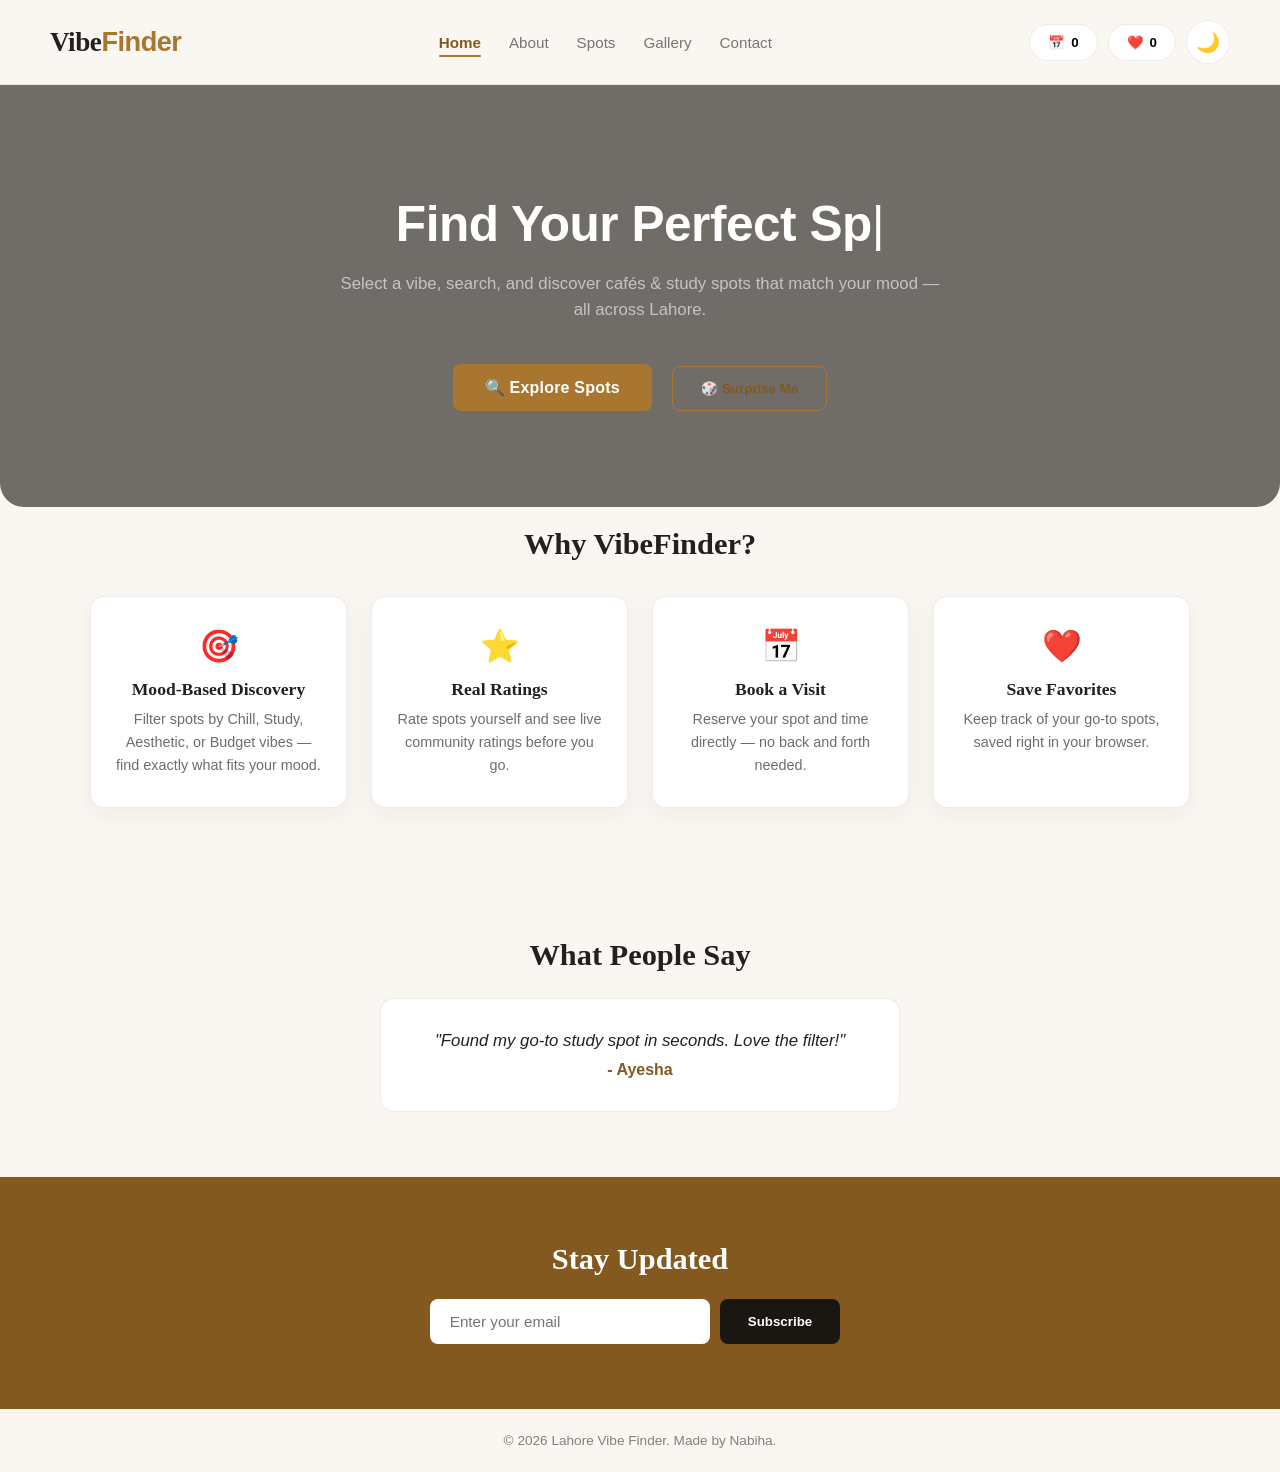
<file: index.html>
<!DOCTYPE html>
<html lang="en">
<head>
  <meta charset="UTF-8">
  <meta name="viewport" content="width=device-width, initial-scale=1.0">
  <title>Lahore Vibe Finder | Home</title>
  <link rel="stylesheet" href="style.css">
</head>
<body>

  <header class="navbar">
    <h1 class="logo">Vibe<span>Finder</span></h1>
    <button class="hamburger" id="hamburgerBtn">☰</button>
    <nav class="nav-links" id="navLinks">
      <a href="index.html" class="active">Home</a>
      <a href="about.html">About</a>
      <a href="spots.html">Spots</a>
      <a href="gallery.html">Gallery</a>
      <a href="contact.html">Contact</a>
    </nav>
    <div class="navbar-right">
      <button id="bookingsBtn" class="fav-count-btn">📅 <span id="bookingCount">0</span></button>
      <button id="favCountBtn" class="fav-count-btn">❤️ <span id="favCount">0</span></button>
      <button id="themeToggle" class="theme-btn">🌙</button>
    </div>
  </header>

  <main>
    <section class="hero">
      <h2><span id="typewriterHeading"></span><span class="cursor">|</span></h2>
      <p>Select a vibe, search, and discover cafés & study spots that match your mood — all across Lahore.</p>
      <a href="spots.html" class="cta-btn">🔍 Explore Spots</a>
      <button id="surpriseBtn" class="surprise-btn">🎲 Surprise Me</button>
    </section>

    <section class="highlights">
      <h2>Why VibeFinder?</h2>
      <div class="highlight-grid">
        <article class="highlight-card">
          <span class="highlight-icon">🎯</span>
          <h3>Mood-Based Discovery</h3>
          <p>Filter spots by Chill, Study, Aesthetic, or Budget vibes — find exactly what fits your mood.</p>
        </article>
        <article class="highlight-card">
          <span class="highlight-icon">⭐</span>
          <h3>Real Ratings</h3>
          <p>Rate spots yourself and see live community ratings before you go.</p>
        </article>
        <article class="highlight-card">
          <span class="highlight-icon">📅</span>
          <h3>Book a Visit</h3>
          <p>Reserve your spot and time directly — no back and forth needed.</p>
        </article>
        <article class="highlight-card">
          <span class="highlight-icon">❤️</span>
          <h3>Save Favorites</h3>
          <p>Keep track of your go-to spots, saved right in your browser.</p>
        </article>
      </div>
    </section>

    <section class="testimonials">
      <h2>What People Say</h2>
      <div class="testimonial-slider" id="testimonialSlider"></div>
    </section>

    <section class="newsletter">
      <h2>Stay Updated</h2>
      <form id="newsletterForm">
        <input type="email" id="emailInput" placeholder="Enter your email">
        <button type="submit">Subscribe</button>
        <p class="form-msg" id="formMsg"></p>
      </form>
    </section>
  </main>

  <!-- Favorites Modal -->
  <div class="modal-overlay" id="favModalOverlay">
    <div class="modal">
      <button class="modal-close" id="favModalClose">&times;</button>
      <h2 style="margin-bottom:16px;">Your Favorites</h2>
      <div id="favModalContent"></div>
    </div>
  </div>

  <!-- Bookings Modal -->
  <div class="modal-overlay" id="bookingsModalOverlay">
    <div class="modal">
      <button class="modal-close" id="bookingsModalClose">&times;</button>
      <h2 style="margin-bottom:16px;">Your Bookings</h2>
      <div id="bookingsModalContent"></div>
    </div>
  </div>

  <div id="toast" class="toast"></div>

  <footer>
    <p>&copy; 2026 Lahore Vibe Finder. Made by Nabiha.</p>
  </footer>

  <script src="script.js"></script>
</body>
</html>
</file>
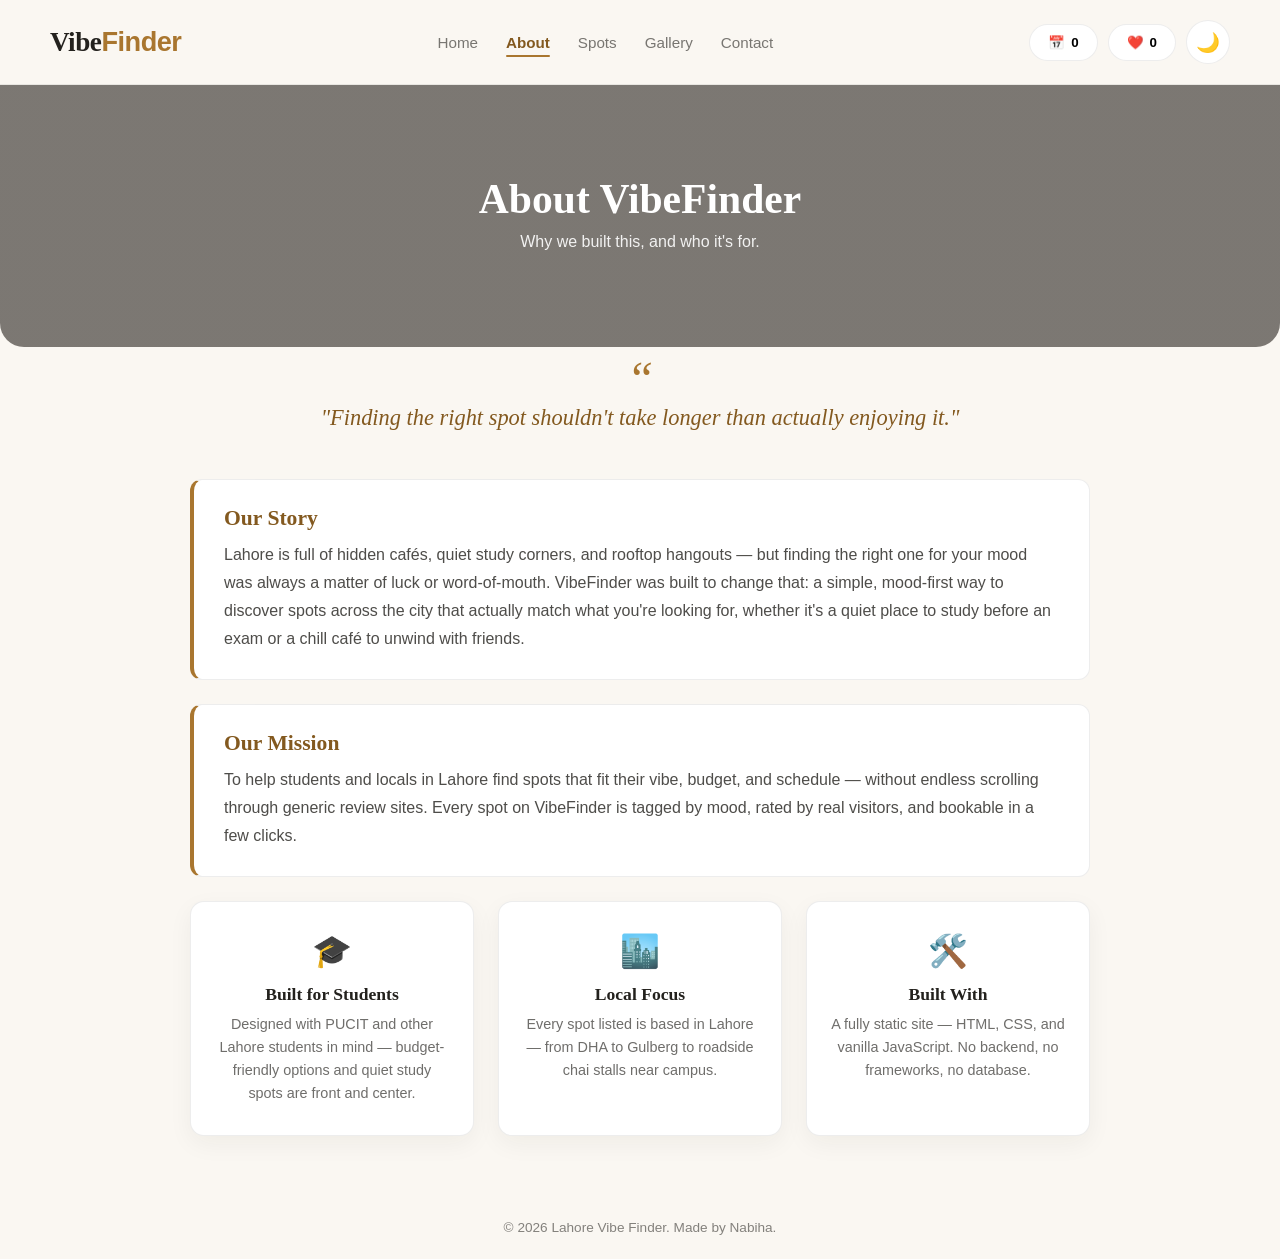
<file: about.html>
<!DOCTYPE html>
<html lang="en">
<head>
  <meta charset="UTF-8">
  <meta name="viewport" content="width=device-width, initial-scale=1.0">
  <title>Lahore Vibe Finder | About</title>
  <link rel="stylesheet" href="style.css">
</head>
<body>

  <header class="navbar">
    <h1 class="logo">Vibe<span>Finder</span></h1>
    <button class="hamburger" id="hamburgerBtn">☰</button>
    <nav class="nav-links" id="navLinks">
      <a href="index.html">Home</a>
      <a href="about.html" class="active">About</a>
      <a href="spots.html">Spots</a>
      <a href="gallery.html">Gallery</a>
      <a href="contact.html">Contact</a>
    </nav>
    <div class="navbar-right">
      <button id="bookingsBtn" class="fav-count-btn">📅 <span id="bookingCount">0</span></button>
      <button id="favCountBtn" class="fav-count-btn">❤️ <span id="favCount">0</span></button>
      <button id="themeToggle" class="theme-btn">🌙</button>
    </div>
  </header>

  <main>
    <section class="page-header about-header">
      <h2>About VibeFinder</h2>
      <p>Why we built this, and who it's for.</p>
    </section>

    <section class="about-content">
      <blockquote class="pull-quote">
        "Finding the right spot shouldn't take longer than actually enjoying it."
      </blockquote>

      <article class="about-block">
        <h3>Our Story</h3>
        <p>Lahore is full of hidden cafés, quiet study corners, and rooftop hangouts — but finding the right one for your mood was always a matter of luck or word-of-mouth. VibeFinder was built to change that: a simple, mood-first way to discover spots across the city that actually match what you're looking for, whether it's a quiet place to study before an exam or a chill café to unwind with friends.</p>
      </article>

      <article class="about-block">
        <h3>Our Mission</h3>
        <p>To help students and locals in Lahore find spots that fit their vibe, budget, and schedule — without endless scrolling through generic review sites. Every spot on VibeFinder is tagged by mood, rated by real visitors, and bookable in a few clicks.</p>
      </article>

      <div class="about-grid">
        <article class="highlight-card">
          <span class="highlight-icon">🎓</span>
          <h3>Built for Students</h3>
          <p>Designed with PUCIT and other Lahore students in mind — budget-friendly options and quiet study spots are front and center.</p>
        </article>
        <article class="highlight-card">
          <span class="highlight-icon">🏙️</span>
          <h3>Local Focus</h3>
          <p>Every spot listed is based in Lahore — from DHA to Gulberg to roadside chai stalls near campus.</p>
        </article>
        <article class="highlight-card">
          <span class="highlight-icon">🛠️</span>
          <h3>Built With</h3>
          <p>A fully static site — HTML, CSS, and vanilla JavaScript. No backend, no frameworks, no database.</p>
        </article>
      </div>
    </section>
  </main>

  <!-- Favorites Modal -->
  <div class="modal-overlay" id="favModalOverlay">
    <div class="modal">
      <button class="modal-close" id="favModalClose">&times;</button>
      <h2 style="margin-bottom:16px;">Your Favorites</h2>
      <div id="favModalContent"></div>
    </div>
  </div>

  <!-- Bookings Modal -->
  <div class="modal-overlay" id="bookingsModalOverlay">
    <div class="modal">
      <button class="modal-close" id="bookingsModalClose">&times;</button>
      <h2 style="margin-bottom:16px;">Your Bookings</h2>
      <div id="bookingsModalContent"></div>
    </div>
  </div>

  <div id="toast" class="toast"></div>

  <footer>
    <p>&copy; 2026 Lahore Vibe Finder. Made by Nabiha.</p>
  </footer>

  <script src="script.js"></script>
</body>
</html>
</file>
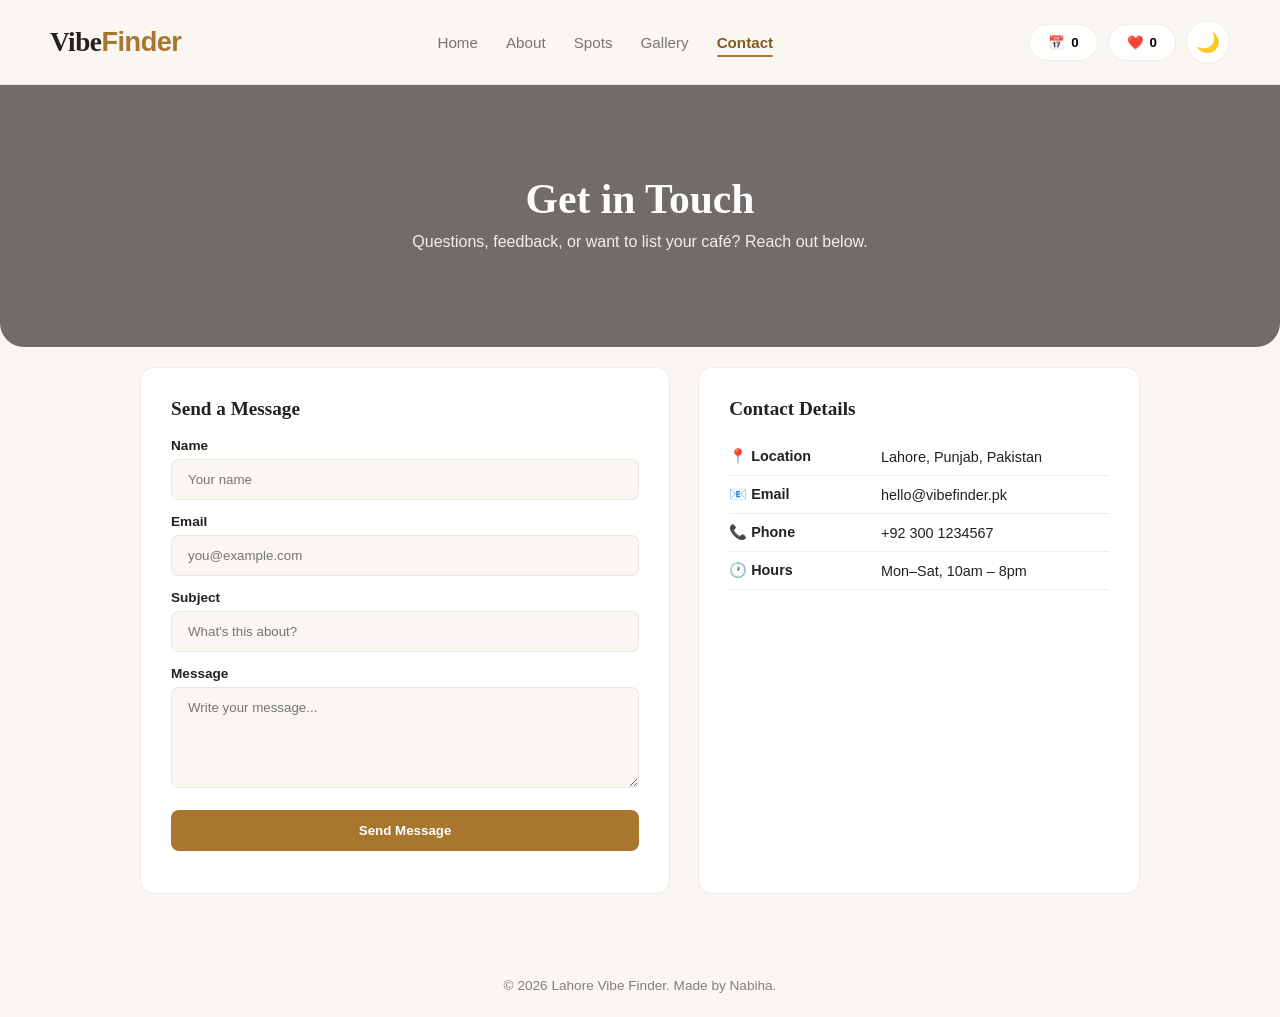
<file: contact.html>
<!DOCTYPE html>
<html lang="en">
<head>
  <meta charset="UTF-8">
  <meta name="viewport" content="width=device-width, initial-scale=1.0">
  <title>Lahore Vibe Finder | Contact</title>
  <link rel="stylesheet" href="style.css">
</head>
<body>

  <header class="navbar">
    <h1 class="logo">Vibe<span>Finder</span></h1>
    <button class="hamburger" id="hamburgerBtn">☰</button>
    <nav class="nav-links" id="navLinks">
      <a href="index.html">Home</a>
      <a href="about.html">About</a>
      <a href="spots.html">Spots</a>
      <a href="gallery.html">Gallery</a>
      <a href="contact.html" class="active">Contact</a>
    </nav>
    <div class="navbar-right">
      <button id="bookingsBtn" class="fav-count-btn">📅 <span id="bookingCount">0</span></button>
      <button id="favCountBtn" class="fav-count-btn">❤️ <span id="favCount">0</span></button>
      <button id="themeToggle" class="theme-btn">🌙</button>
    </div>
  </header>

  <main>
      <section class="page-header contact-header">
      <h2>Get in Touch</h2>
      <p>Questions, feedback, or want to list your café? Reach out below.</p>
    </section>

    <section class="contact-wrapper">
      <article class="contact-form-box">
        <h3>Send a Message</h3>
        <form id="contactForm">
          <label for="contactName">Name</label>
          <input type="text" id="contactName" placeholder="Your name" required>

          <label for="contactEmail">Email</label>
          <input type="email" id="contactEmail" placeholder="you@example.com" required>

          <label for="contactSubject">Subject</label>
          <input type="text" id="contactSubject" placeholder="What's this about?" required>

          <label for="contactMessage">Message</label>
          <textarea id="contactMessage" rows="5" placeholder="Write your message..." required></textarea>

          <button type="submit">Send Message</button>
          <p class="form-msg" id="contactFormMsg"></p>
        </form>
      </article>

      <aside class="contact-info-box">
        <h3>Contact Details</h3>
        <table class="contact-table">
          <tr><td>📍 Location</td><td>Lahore, Punjab, Pakistan</td></tr>
          <tr><td>📧 Email</td><td>hello@vibefinder.pk</td></tr>
          <tr><td>📞 Phone</td><td>+92 300 1234567</td></tr>
          <tr><td>🕐 Hours</td><td>Mon–Sat, 10am – 8pm</td></tr>
        </table>

        <div class="map-embed">
          <iframe
            src="https://www.google.com/maps/embed?pb=!1m18!1m12!1m3!1d13607.978!2d74.3436!3d31.5204!2m3!1f0!2f0!3f0!3m2!1i1024!2i768!4f13.1!3m3!1m2!1s0x0%3A0x0!2zMzHCsDMxJzEzLjQiTiA3NMKwMjAnMzcuMCJF!5e0!3m2!1sen!2s"
            width="100%" height="220" style="border:0; border-radius:16px;" allowfullscreen="" loading="lazy">
          </iframe>
        </div>
      </aside>
    </section>
  </main>

  <!-- Favorites Modal -->
  <div class="modal-overlay" id="favModalOverlay">
    <div class="modal">
      <button class="modal-close" id="favModalClose">&times;</button>
      <h2 style="margin-bottom:16px;">Your Favorites</h2>
      <div id="favModalContent"></div>
    </div>
  </div>

  <!-- Bookings Modal -->
  <div class="modal-overlay" id="bookingsModalOverlay">
    <div class="modal">
      <button class="modal-close" id="bookingsModalClose">&times;</button>
      <h2 style="margin-bottom:16px;">Your Bookings</h2>
      <div id="bookingsModalContent"></div>
    </div>
  </div>

  <div id="toast" class="toast"></div>

  <footer>
    <p>&copy; 2026 Lahore Vibe Finder. Made by Nabiha.</p>
  </footer>

  <script src="script.js"></script>
</body>
</html>
</file>
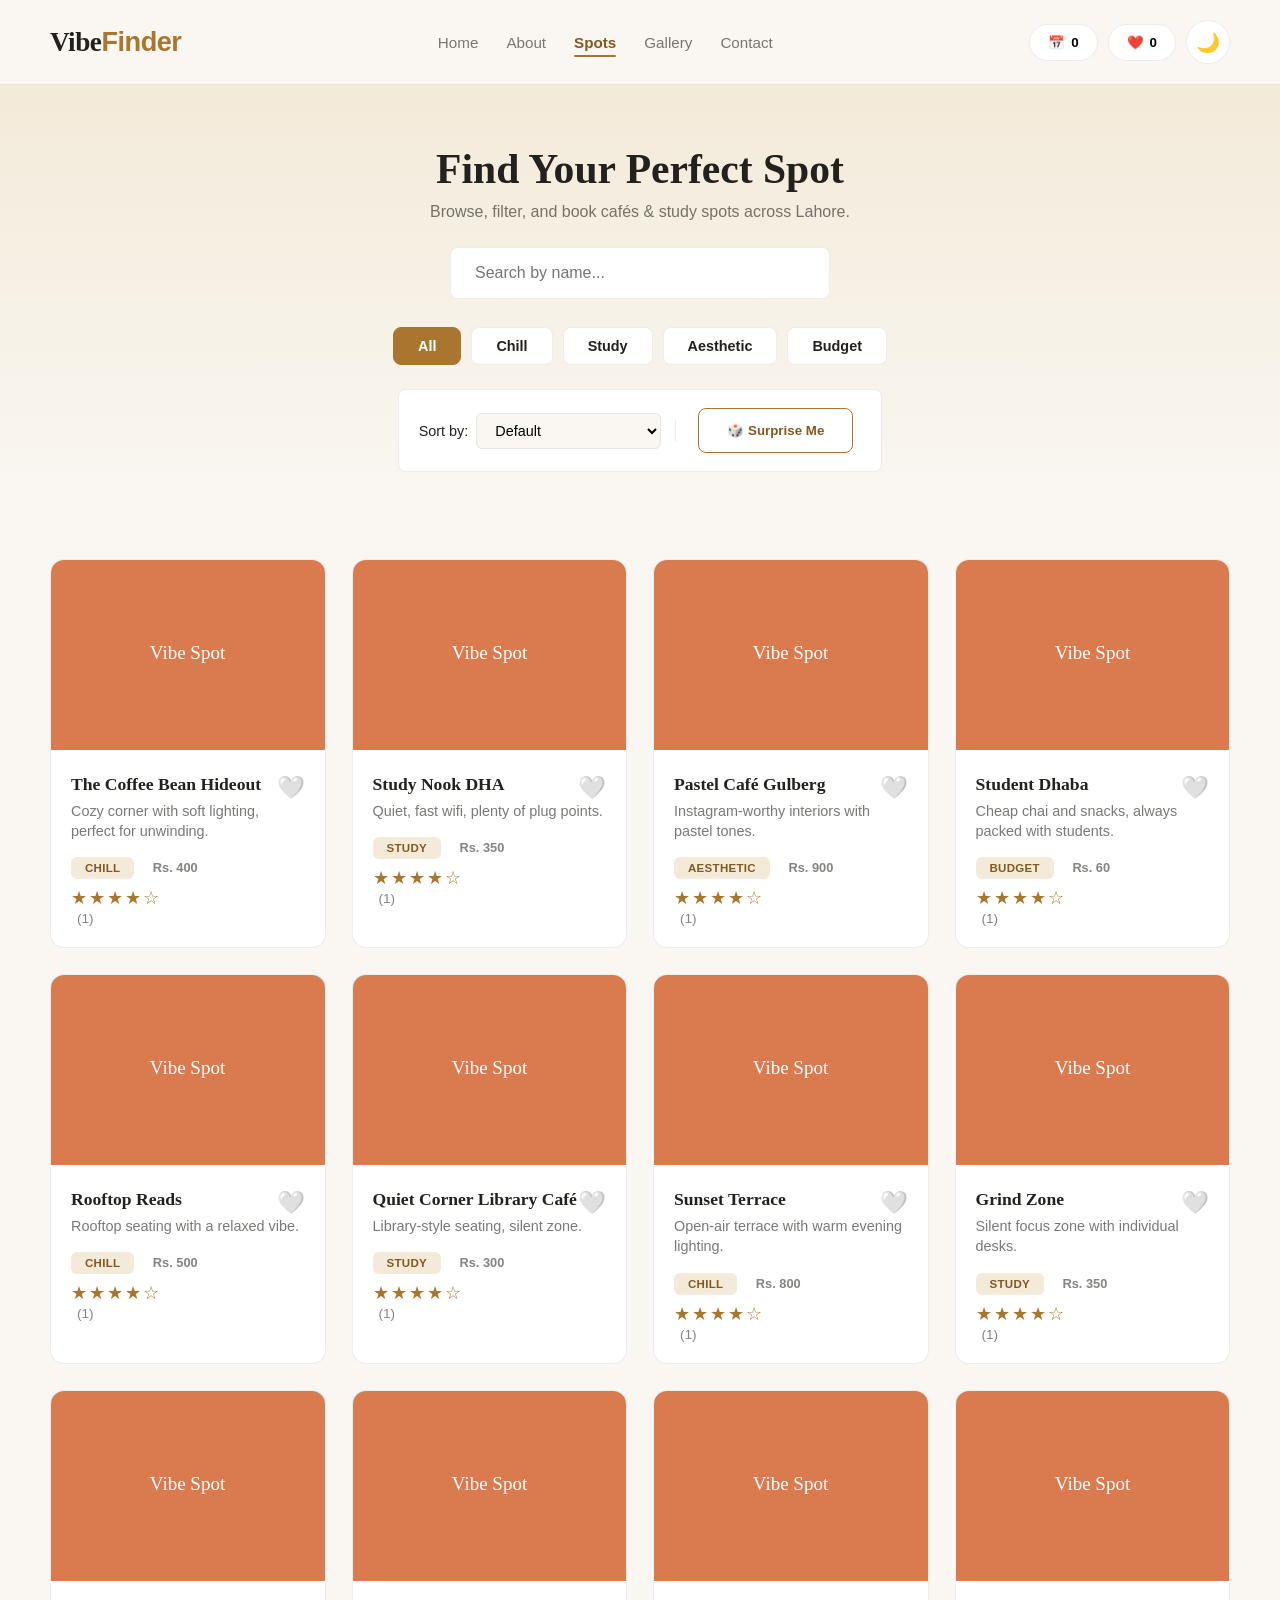
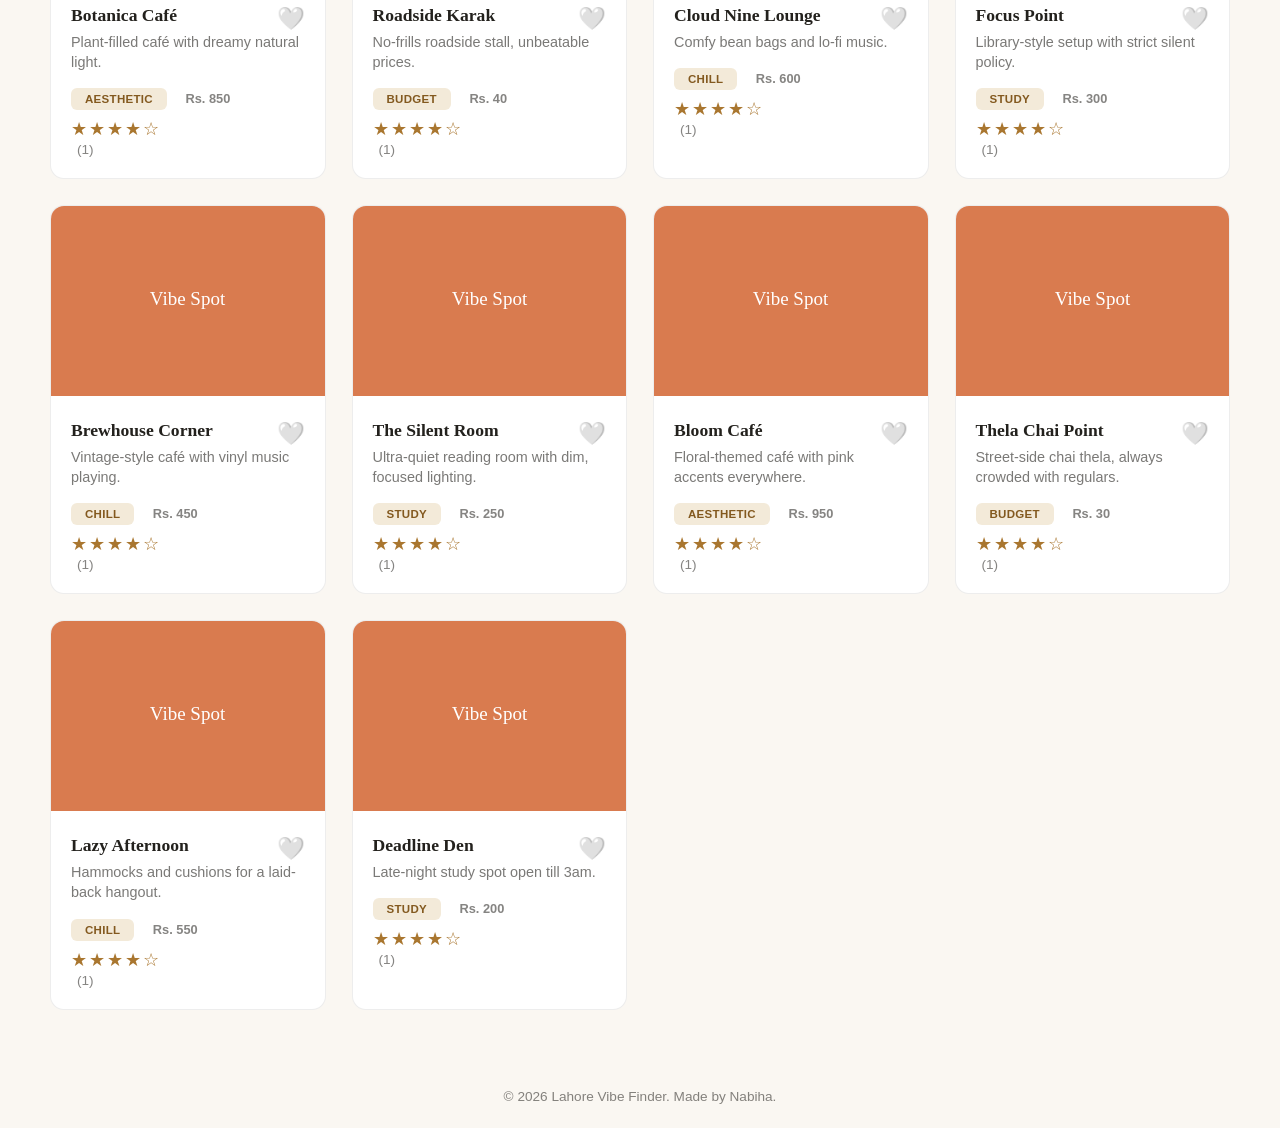
<file: spots.html>
<!DOCTYPE html>
<html lang="en">
<head>
  <meta charset="UTF-8">
  <meta name="viewport" content="width=device-width, initial-scale=1.0">
  <title>Lahore Vibe Finder | Spots</title>
  <link rel="stylesheet" href="style.css">
</head>
<body>

  <header class="navbar">
    <h1 class="logo">Vibe<span>Finder</span></h1>
    <button class="hamburger" id="hamburgerBtn">☰</button>
    <nav class="nav-links" id="navLinks">
      <a href="index.html">Home</a>
      <a href="about.html">About</a>
      <a href="spots.html" class="active">Spots</a>
      <a href="gallery.html">Gallery</a>
      <a href="contact.html">Contact</a>
    </nav>
    <div class="navbar-right">
      <button id="bookingsBtn" class="fav-count-btn">📅 <span id="bookingCount">0</span></button>
      <button id="favCountBtn" class="fav-count-btn">❤️ <span id="favCount">0</span></button>
      <button id="themeToggle" class="theme-btn">🌙</button>
    </div>
  </header>

  <main>
    <section class="page-header">
      <h2>Find Your Perfect Spot</h2>
      <p>Browse, filter, and book cafés & study spots across Lahore.</p>

      <div class="search-bar">
        <input type="text" id="searchInput" placeholder="Search by name...">
      </div>

      <div class="mood-filters" id="moodFilters">
        <button class="mood-btn active" data-mood="all">All</button>
        <button class="mood-btn" data-mood="chill">Chill</button>
        <button class="mood-btn" data-mood="study">Study</button>
        <button class="mood-btn" data-mood="aesthetic">Aesthetic</button>
        <button class="mood-btn" data-mood="budget">Budget</button>
      </div>

      <div class="controls-row">
        <div class="sort-row">
          <label for="sortSelect">Sort by:</label>
          <select id="sortSelect">
            <option value="default">Default</option>
            <option value="name">Name (A-Z)</option>
            <option value="rating">Rating (High to Low)</option>
            <option value="popular">Popular (Most Votes)</option>
          </select>
        </div>
        <div class="controls-divider"></div>
        <button id="surpriseBtn" class="surprise-btn">🎲 Surprise Me</button>
      </div>
    </section>

    <section class="spots-grid" id="spotsGrid"></section>
  </main>

  <!-- Spot Details Modal -->
  <div class="modal-overlay" id="modalOverlay">
    <div class="modal">
      <button class="modal-close" id="modalClose">&times;</button>
      <div id="modalContent"></div>
    </div>
  </div>

  <!-- Favorites Modal -->
  <div class="modal-overlay" id="favModalOverlay">
    <div class="modal">
      <button class="modal-close" id="favModalClose">&times;</button>
      <h2 style="margin-bottom:16px;">Your Favorites</h2>
      <div id="favModalContent"></div>
    </div>
  </div>

  <!-- Bookings Modal -->
  <div class="modal-overlay" id="bookingsModalOverlay">
    <div class="modal">
      <button class="modal-close" id="bookingsModalClose">&times;</button>
      <h2 style="margin-bottom:16px;">Your Bookings</h2>
      <div id="bookingsModalContent"></div>
    </div>
  </div>

  <div id="toast" class="toast"></div>

  <footer>
    <p>&copy; 2026 Lahore Vibe Finder. Made by Nabiha.</p>
  </footer>

  <script src="script.js"></script>
</body>
</html>
</file>
<file: style.css>
* {
  margin: 0;
  padding: 0;
  box-sizing: border-box;
}

@import url('https://fonts.googleapis.com/css2?family=Fraunces:wght@600;700;900&family=Inter:wght@400;500;600;700&display=swap');

* {
  font-family: 'Inter', sans-serif;
}
h1, h2, h3, .logo {
  font-family: 'Fraunces', serif;
}

:root {
  --bg: #faf7f2;
  --text: #23211d;
  --card-bg: #ffffff;
  --accent: #a9762f;
  --accent-dark: #83591f;
  --accent-light: #f3ead9;
  --border: rgba(35,33,29,0.08);
}

body.dark {
  --bg: #14151a;
  --text: #edeae3;
  --card-bg: #1e2027;
  --accent-light: #2a2620;
  --border: rgba(255,255,255,0.08);
}

body {
  background: var(--bg);
  color: var(--text);
  transition: background 0.3s, color 0.3s;
}

/* ---------- Navbar ---------- */
.navbar {
  display: flex;
  justify-content: space-between;
  align-items: center;
  padding: 20px 50px;
  flex-wrap: wrap;
  gap: 14px;
  position: sticky;
  top: 0;
  background: var(--bg);
  z-index: 50;
  border-bottom: 1px solid var(--border);
}
.logo {
  font-size: 1.7rem;
  font-weight: 700;
  letter-spacing: -0.5px;
}
.logo span { color: var(--accent); }

.hamburger {
  display: none;
  background: var(--card-bg);
  border: 1px solid var(--border);
  border-radius: 10px;
  width: 42px;
  height: 42px;
  font-size: 1.3rem;
  cursor: pointer;
}

.nav-links {
  display: flex;
  gap: 28px;
  align-items: center;
}
.nav-links a {
  text-decoration: none;
  color: var(--text);
  font-weight: 500;
  font-size: 0.95rem;
  opacity: 0.6;
  transition: 0.2s;
  position: relative;
}
.nav-links a:hover { opacity: 1; }
.nav-links a.active {
  opacity: 1;
  color: var(--accent-dark);
  font-weight: 600;
}
.nav-links a.active::after {
  content: "";
  position: absolute;
  bottom: -6px;
  left: 0;
  width: 100%;
  height: 2px;
  background: var(--accent);
  border-radius: 2px;
}

.navbar-right {
  display: flex;
  align-items: center;
  gap: 10px;
}
.fav-count-btn {
  background: var(--card-bg);
  border: 1px solid var(--border);
  border-radius: 30px;
  padding: 10px 18px;
  font-weight: 600;
  cursor: pointer;
  transition: transform 0.2s;
  display: flex;
  align-items: center;
  gap: 6px;
}
.fav-count-btn:hover { transform: scale(1.05); }

.theme-btn {
  background: var(--card-bg);
  border: 1px solid var(--border);
  border-radius: 50%;
  width: 44px;
  height: 44px;
  cursor: pointer;
  font-size: 1.2rem;
  transition: transform 0.2s;
}
.theme-btn:hover { transform: scale(1.08); }

/* ---------- Hero (Home) ---------- */
.hero {
  text-align: center;
  padding: 110px 20px 90px;
  background:
    linear-gradient(rgba(20,15,10,0.6), rgba(20,15,10,0.6)),
    url("https://images.unsplash.com/photo-1691067987594-b1b7f84ba55a?q=80&w=1200&auto=format&fit=crop") center/cover no-repeat;
  border-radius: 0 0 24px 24px;
}
.hero h2, .hero p {
  color: #fff;
}
.hero p { opacity: 0.9; }

.hero h2 {
  font-size: clamp(2.1rem, 5vw, 3.1rem);
  font-weight: 700;
  margin-bottom: 16px;
  letter-spacing: -0.5px;
  min-height: 1.2em;
}
.hero p {
  font-size: 1.05rem;
  opacity: 0.6;
  margin-bottom: 34px;
  max-width: 600px;
  margin-left: auto;
  margin-right: auto;
  line-height: 1.6;
}
.cursor {
  display: inline-block;
  animation: blink 0.8s step-end infinite;
  color: #fff;
  font-weight: 400;
}
@keyframes blink { 50% { opacity: 0; } }

.cta-btn {
  display: inline-block;
  background: var(--accent);
  color: #fff;
  text-decoration: none;
  padding: 14px 32px;
  border-radius: 8px;
  font-weight: 600;
  margin: 6px 8px;
  transition: 0.25s;
  letter-spacing: 0.2px;
}
.cta-btn:hover { background: var(--accent-dark); transform: translateY(-2px); }

.surprise-btn {
  display: inline-block;
  padding: 14px 28px;
  border-radius: 8px;
  border: 1.5px solid var(--accent);
  background: transparent;
  color: var(--accent-dark);
  font-weight: 600;
  cursor: pointer;
  transition: 0.25s;
  margin: 6px 8px;
}
.surprise-btn:hover { background: var(--accent); color: #fff; }

/* ---------- Generic Page Header ---------- */
.page-header {
  text-align: center;
  padding: 60px 20px 32px;
  background: linear-gradient(180deg, var(--accent-light) 0%, transparent 100%);
}
.page-header h2 {
  font-size: clamp(1.9rem, 4vw, 2.6rem);
  font-weight: 700;
  margin-bottom: 10px;
}
.page-header p {
  opacity: 0.6;
  margin-bottom: 26px;
}

/* ---------- Highlights (Home) ---------- */
.highlights { padding: 20px 50px 65px; max-width: 1200px; margin: 0 auto; }
.highlights h2 {
  text-align: center;
  font-size: 1.9rem;
  font-weight: 700;
  margin-bottom: 34px;
}
.highlight-grid, .about-grid {
  display: grid;
  grid-template-columns: repeat(auto-fit, minmax(240px, 1fr));
  gap: 24px;
}
.highlight-card {
  background: var(--card-bg);
  padding: 30px 24px;
  border-radius: 14px;
  border: 1px solid var(--border);
  text-align: center;
  transition: transform 0.25s, border-color 0.25s;
}
.highlight-card:hover { transform: translateY(-6px); border-color: var(--accent); }
.highlight-icon { font-size: 2rem; display: block; margin-bottom: 14px; }
.highlight-card h3 { font-size: 1.1rem; margin-bottom: 8px; font-weight: 700; }
.highlight-card p { font-size: 0.9rem; opacity: 0.65; line-height: 1.6; }

/* ---------- About Page ---------- */
.about-content { max-width: 1000px; margin: 0 auto; padding: 20px 50px 60px; }
.about-block { margin-bottom: 34px; }
.about-block h3 { font-size: 1.35rem; margin-bottom: 10px; color: var(--accent-dark); font-weight: 700; }
.about-block p { line-height: 1.75; opacity: 0.8; }
.about-grid { margin-top: 20px; }

/* ---------- Search / Filters / Sort ---------- */
.search-bar input {
  width: 380px;
  max-width: 85%;
  padding: 16px 24px;
  border-radius: 8px;
  border: 1px solid var(--border);
  outline: none;
  font-size: 1rem;
  margin-bottom: 28px;
  background: var(--card-bg);
}
.search-bar input:focus { border-color: var(--accent); }

.mood-filters {
  display: flex;
  justify-content: center;
  gap: 10px;
  flex-wrap: wrap;
  margin-bottom: 24px;
}
.mood-btn {
  padding: 10px 24px;
  border-radius: 8px;
  border: 1px solid var(--border);
  background: var(--card-bg);
  color: var(--text);
  cursor: pointer;
  transition: 0.25s;
  font-weight: 600;
  font-size: 0.9rem;
}
.mood-btn:hover { border-color: var(--accent); }
.mood-btn.active { background: var(--accent); color: #fff; border-color: var(--accent); }

.controls-row {
  display: flex;
  justify-content: center;
  align-items: center;
  gap: 14px;
  flex-wrap: wrap;
  background: var(--card-bg);
  max-width: fit-content;
  margin: 0 auto;
  padding: 12px 20px;
  border-radius: 8px;
  border: 1px solid var(--border);
}
.sort-row { display: flex; align-items: center; gap: 8px; font-size: 0.9rem; font-weight: 500; }
.sort-row select {
  padding: 8px 14px;
  border-radius: 6px;
  border: 1px solid var(--border);
  background: var(--bg);
  cursor: pointer;
  font-family: 'Inter', sans-serif;
  font-weight: 500;
  font-size: 0.9rem;
}
.controls-divider { width: 1px; height: 22px; background: var(--border); }

/* ---------- Spots Grid ---------- */
.spots-grid {
  display: grid;
  grid-template-columns: repeat(auto-fit, minmax(270px, 1fr));
  gap: 26px;
  padding: 55px 50px;
  max-width: 1300px;
  margin: 0 auto;
}
.spot-card {
  background: var(--card-bg);
  border-radius: 14px;
  overflow: hidden;
  border: 1px solid var(--border);
  cursor: pointer;
  transition: transform 0.3s, border-color 0.3s;
  animation: fadeUp 0.5s ease;
}
.spot-card:hover { transform: translateY(-6px); border-color: var(--accent); }
.spot-card img { width: 100%; height: 190px; object-fit: cover; }
.spot-card-body { padding: 20px; }
.spot-card-body h3 { margin-bottom: 6px; font-size: 1.1rem; font-weight: 700; }
.spot-card-body p { font-size: 0.9rem; opacity: 0.6; margin-bottom: 14px; line-height: 1.4; }
.spot-tag {
  display: inline-block;
  background: var(--accent-light);
  color: var(--accent-dark);
  padding: 5px 14px;
  border-radius: 6px;
  font-size: 0.72rem;
  font-weight: 700;
  letter-spacing: 0.3px;
  text-transform: uppercase;
}
.price-tag {
  display: inline-block;
  background: transparent;
  color: var(--text);
  opacity: 0.55;
  padding: 5px 8px;
  font-size: 0.8rem;
  font-weight: 600;
  margin-left: 6px;
}
.fav-btn { float: right; background: none; border: none; font-size: 1.4rem; cursor: pointer; transition: transform 0.2s; }
.fav-btn:hover { transform: scale(1.2); }

@keyframes fadeUp { from { opacity: 0; transform: translateY(20px); } to { opacity: 1; transform: translateY(0); } }

/* ---------- Stars ---------- */
.stars { color: var(--accent); font-size: 1.1rem; letter-spacing: 2px; }
.rating-stars-interactive span { cursor: pointer; transition: transform 0.15s; display: inline-block; }
.rating-stars-interactive span:hover { transform: scale(1.25); }
.rating-text { font-size: 0.85rem; opacity: 0.55; margin-left: 6px; }

/* ---------- Modal ---------- */
.modal-overlay {
  position: fixed;
  inset: 0;
  background: rgba(20,15,10,0.55);
  backdrop-filter: blur(3px);
  display: none;
  align-items: center;
  justify-content: center;
  z-index: 100;
}
.modal-overlay.active { display: flex; }
.modal {
  background: var(--card-bg);
  border-radius: 16px;
  max-width: 460px;
  width: 90%;
  max-height: 85vh;
  overflow-y: auto;
  padding: 30px;
  position: relative;
  animation: fadeUp 0.3s ease;
  border: 1px solid var(--border);
}
.modal-close {
  position: absolute;
  top: 14px;
  right: 18px;
  background: var(--accent-light);
  border: none;
  border-radius: 50%;
  width: 34px;
  height: 34px;
  font-size: 1.3rem;
  cursor: pointer;
}

.fav-mini-card { display: flex; align-items: center; gap: 12px; padding: 10px 0; border-bottom: 1px solid var(--border); }
.fav-mini-card img { width: 60px; height: 60px; object-fit: cover; border-radius: 8px; }

/* ---------- Booking form ---------- */
.booking-form { margin-top: 18px; border-top: 1px solid var(--border); padding-top: 16px; }
.booking-form label { display: block; font-size: 0.85rem; font-weight: 600; margin-bottom: 6px; margin-top: 12px; }
.booking-form input {
  width: 100%; padding: 10px 14px; border-radius: 8px; border: 1px solid var(--border);
  outline: none; font-family: 'Inter', sans-serif; background: var(--bg); color: var(--text);
}
.booking-form button {
  margin-top: 16px; width: 100%; padding: 12px; border-radius: 8px; border: none;
  background: var(--accent); color: #fff; font-weight: 600; cursor: pointer; transition: 0.2s;
}
.booking-form button:hover { background: var(--accent-dark); }

.booking-mini-card { padding: 12px 0; border-bottom: 1px solid var(--border); }
.booking-mini-card strong { display: block; }
.booking-mini-card span { font-size: 0.85rem; opacity: 0.6; }
.cancel-booking-btn { background: none; border: none; color: #b3401f; font-size: 0.8rem; cursor: pointer; margin-top: 6px; }

/* ---------- Gallery Page ---------- */
.gallery-grid {
  display: grid;
  grid-template-columns: repeat(auto-fit, minmax(220px, 1fr));
  gap: 16px;
  padding: 20px 50px 60px;
  max-width: 1300px;
  margin: 0 auto;
}
.gallery-item {
  border-radius: 12px;
  overflow: hidden;
  cursor: pointer;
  border: 1px solid var(--border);
  transition: transform 0.3s;
}
.gallery-item:hover { transform: scale(1.03); }
.gallery-item img { width: 100%; height: 180px; object-fit: cover; display: block; }

.lightbox-box {
  background: var(--card-bg);
  border-radius: 14px;
  padding: 20px;
  max-width: 600px;
  width: 90%;
  position: relative;
  animation: fadeUp 0.3s ease;
}
.lightbox-box img { width: 100%; border-radius: 10px; }
.lightbox-caption { text-align: center; margin-top: 12px; font-weight: 600; }

/* ---------- Contact Page ---------- */
.contact-wrapper {
  display: grid;
  grid-template-columns: 1.2fr 1fr;
  gap: 28px;
  max-width: 1100px;
  margin: 0 auto;
  padding: 20px 50px 60px;
}
.contact-form-box, .contact-info-box {
  background: var(--card-bg);
  border-radius: 14px;
  padding: 30px;
  border: 1px solid var(--border);
}
.contact-form-box h3, .contact-info-box h3 { margin-bottom: 18px; font-size: 1.2rem; font-weight: 700; }
.contact-form-box label { display: block; font-size: 0.85rem; font-weight: 600; margin-bottom: 6px; margin-top: 14px; }
.contact-form-box input, .contact-form-box textarea {
  width: 100%; padding: 12px 16px; border-radius: 8px; border: 1px solid var(--border);
  outline: none; font-family: 'Inter', sans-serif; resize: vertical; background: var(--bg); color: var(--text);
}
.contact-form-box button {
  margin-top: 18px; width: 100%; padding: 13px; border-radius: 8px; border: none;
  background: var(--accent); color: #fff; font-weight: 600; cursor: pointer; transition: 0.2s;
}
.contact-form-box button:hover { background: var(--accent-dark); }

.contact-table { width: 100%; border-collapse: collapse; margin-bottom: 20px; }
.contact-table td { padding: 10px 0; border-bottom: 1px solid var(--border); font-size: 0.9rem; }
.contact-table td:first-child { font-weight: 600; width: 40%; }

.map-embed iframe { display: block; border-radius: 10px; }

/* ---------- Testimonials ---------- */
.testimonials { text-align: center; padding: 65px 20px; }
.testimonials h2 { font-size: 1.9rem; font-weight: 700; margin-bottom: 10px; }
.testimonial-slider {
  max-width: 520px; margin: 25px auto 0; background: var(--card-bg); padding: 32px;
  border-radius: 14px; border: 1px solid var(--border); transition: opacity 0.4s; min-height: 100px;
}
.testimonial-slider p { font-size: 1.05rem; font-style: italic; }
.testimonial-slider h4 { color: var(--accent-dark); font-family: 'Inter', sans-serif; }

/* ---------- Newsletter ---------- */
.newsletter { text-align: center; padding: 65px 20px; background: var(--accent-dark); color: #fff; }
.newsletter h2 { font-size: 1.9rem; font-weight: 700; }
.newsletter form { margin-top: 22px; display: flex; justify-content: center; gap: 10px; flex-wrap: wrap; }
.newsletter input { padding: 14px 20px; border-radius: 8px; border: none; outline: none; width: 280px; font-size: 0.95rem; }
.newsletter button {
  padding: 14px 28px; border-radius: 8px; border: none; background: #1a1712;
  color: #fff; cursor: pointer; font-weight: 600; transition: transform 0.2s;
}
.newsletter button:hover { transform: translateY(-2px); }
.form-msg { margin-top: 12px; font-size: 0.9rem; font-weight: 500; }

/* ---------- Toast ---------- */
.toast {
  position: fixed; bottom: 30px; left: 50%; transform: translateX(-50%) translateY(100px);
  background: #1a1712; color: #fff; padding: 14px 26px; border-radius: 8px;
  font-size: 0.9rem; font-weight: 500; box-shadow: 0 8px 24px rgba(0,0,0,0.3);
  opacity: 0; transition: transform 0.35s, opacity 0.35s; z-index: 200;
}
.toast.show { transform: translateX(-50%) translateY(0); opacity: 1; }

footer { text-align: center; padding: 24px; opacity: 0.55; font-size: 0.85rem; }

/* ---------- Responsive ---------- */
@media (max-width: 768px) {
  .navbar { padding: 16px 20px; }
  .hamburger { display: block; }
  .nav-links {
    display: none;
    flex-direction: column;
    position: absolute;
    top: 70px;
    left: 20px;
    right: 20px;
    background: var(--card-bg);
    border-radius: 12px;
    padding: 16px;
    border: 1px solid var(--border);
    gap: 14px;
  }
  .nav-links.open { display: flex; }
  .spots-grid, .gallery-grid { padding: 30px 20px; }
  .contact-wrapper { grid-template-columns: 1fr; padding: 20px 20px 40px; }
  .highlights, .about-content { padding: 20px 20px 40px; }
}
.about-header {
  background:
    linear-gradient(rgba(20,15,10,0.55), rgba(20,15,10,0.55)),
    url("https://images.unsplash.com/photo-1508424757105-b6d5ad9329d0?q=80&w=1200&auto=format&fit=crop") center/cover no-repeat;
  border-radius: 0 0 24px 24px;
  padding: 90px 20px 70px;
}
.about-header h2, .about-header p { color: #fff; }
.about-header p { opacity: 0.9; }

.pull-quote {
  font-family: 'Fraunces', serif;
  font-size: 1.4rem;
  font-style: italic;
  color: var(--accent-dark);
  text-align: center;
  max-width: 700px;
  margin: 0 auto 44px;
  padding: 0 20px;
  line-height: 1.5;
  border-left: none;
  position: relative;
}
.pull-quote::before {
  content: "“";
  font-size: 3rem;
  color: var(--accent);
  display: block;
  line-height: 0.5;
  margin-bottom: 10px;
}

.about-block {
  background: var(--card-bg);
  border: 1px solid var(--border);
  border-left: 4px solid var(--accent);
  border-radius: 12px;
  padding: 26px 30px;
  margin-bottom: 24px;
}

.highlight-card {
  box-shadow: 0 8px 24px rgba(35,33,29,0.05);
}
.contact-header {
  background:
    linear-gradient(rgba(20,15,10,0.6), rgba(20,15,10,0.6)),
    url("https://images.unsplash.com/photo-1500130695625-8aa9b575c62a?q=80&w=1200&auto=format&fit=crop") center/cover no-repeat;
  border-radius: 0 0 24px 24px;
  padding: 90px 20px 70px;
}
.contact-header h2, .contact-header p { color: #fff; }
.contact-header p { opacity: 0.9; }
</file>
